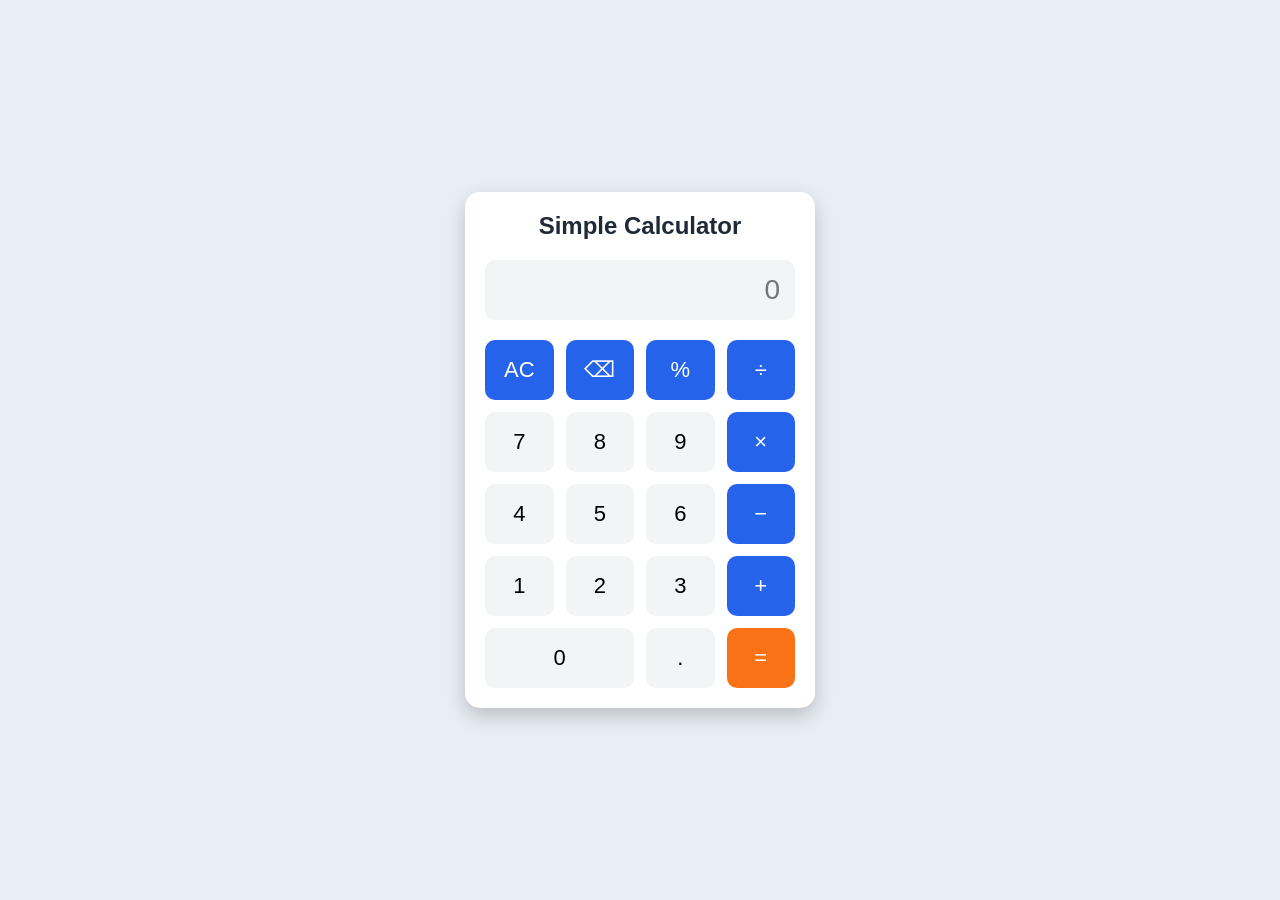
<file: calculator/index.html>
<!DOCTYPE html>
<html lang="en">

<head>
    <meta charset="UTF-8">
    <meta name="viewport" content="width=device-width, initial-scale=1.0">
    <title>Simple Calculator</title>
    <link rel="stylesheet" href="style.css">
</head>

<body>

    <div class="calculator">

        <h2>Simple Calculator</h2>

        <input type="text" id="display" placeholder="0" readonly>

        <div class="buttons">

            <button class="operator" onclick="clearDisplay()">AC</button>
            <button class="operator" onclick="deleteLast()">⌫</button>
            <button class="operator" onclick="appendValue('%')">%</button>
            <button class="operator" onclick="appendValue('/')">÷</button>

            <button onclick="appendValue('7')">7</button>
            <button onclick="appendValue('8')">8</button>
            <button onclick="appendValue('9')">9</button>
            <button class="operator" onclick="appendValue('*')">×</button>

            <button onclick="appendValue('4')">4</button>
            <button onclick="appendValue('5')">5</button>
            <button onclick="appendValue('6')">6</button>
            <button class="operator" onclick="appendValue('-')">−</button>

            <button onclick="appendValue('1')">1</button>
            <button onclick="appendValue('2')">2</button>
            <button onclick="appendValue('3')">3</button>
            <button class="operator" onclick="appendValue('+')">+</button>

            <button class="zero" onclick="appendValue('0')">0</button>
            <button onclick="appendValue('.')">.</button>
            <button class="equal" onclick="calculate()">=</button>

        </div>

    </div>

    <script src="script.js"></script>

</body>

</html>
</file>
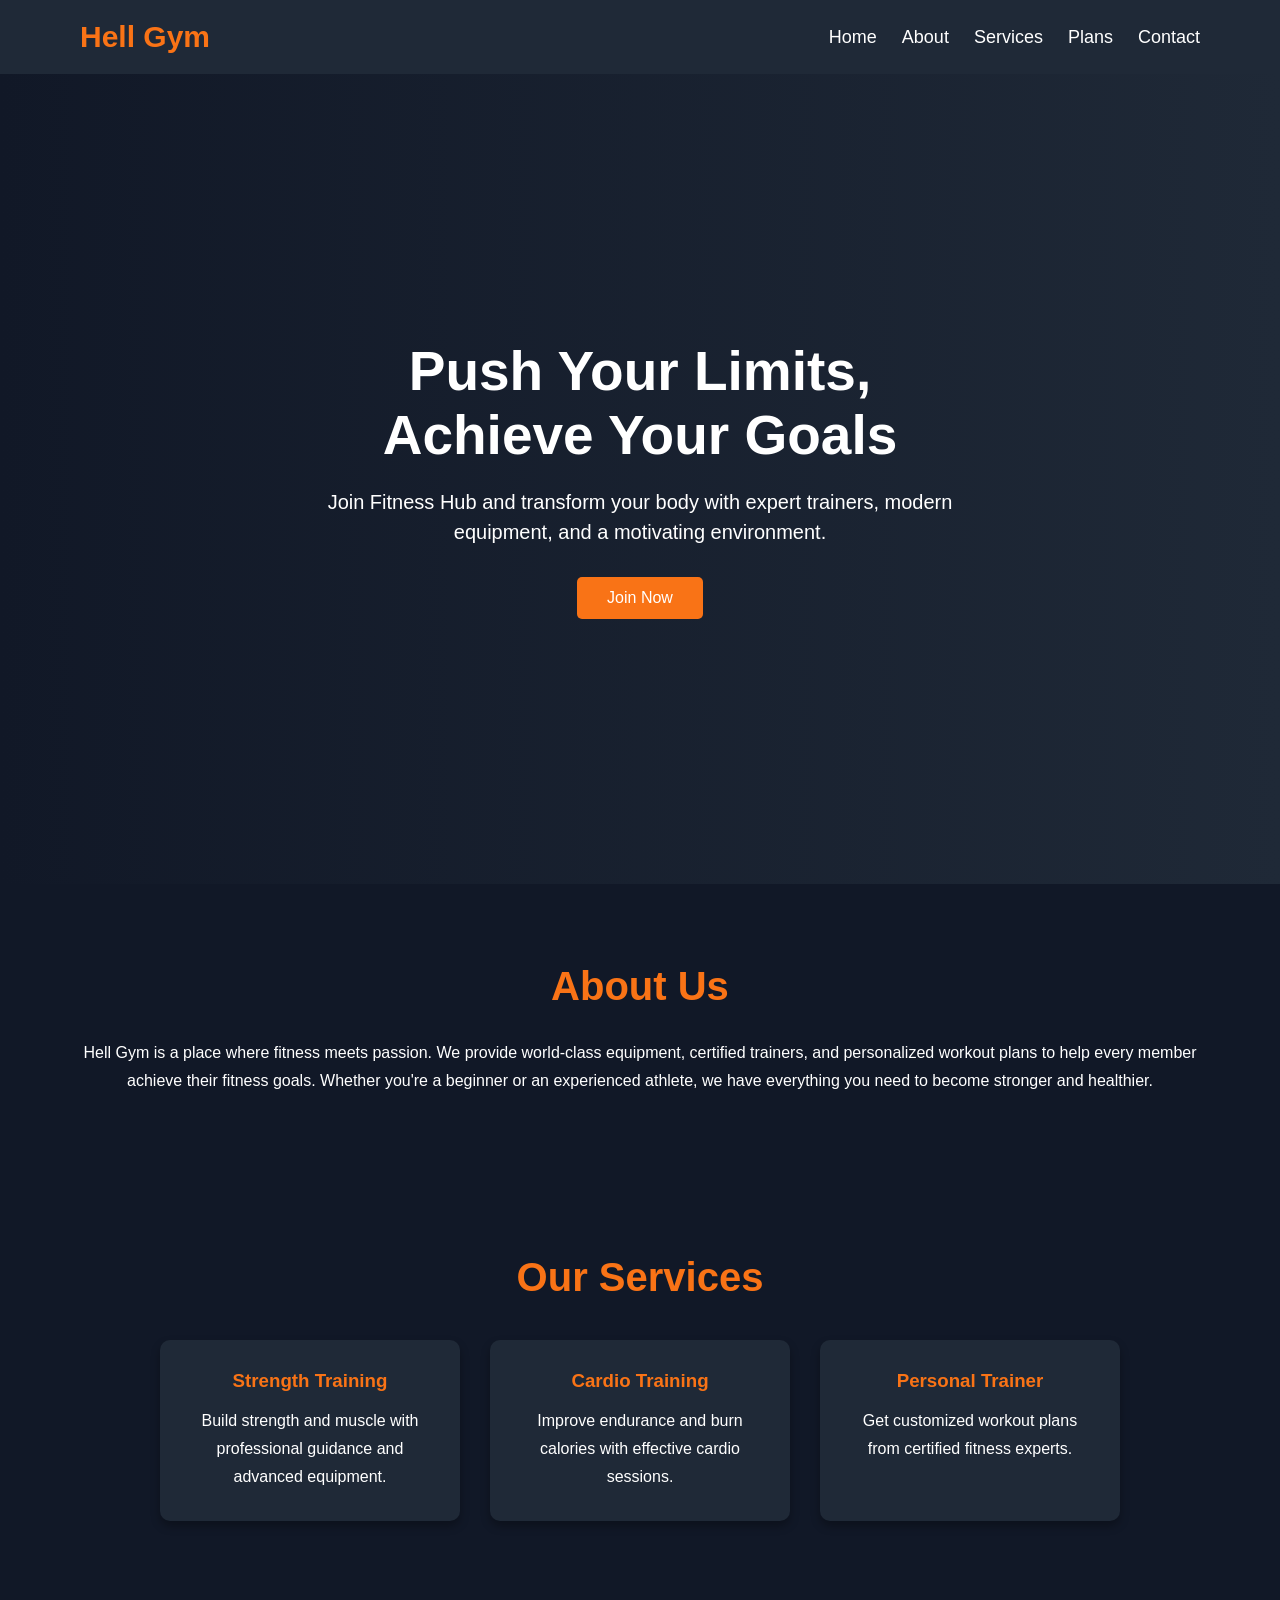
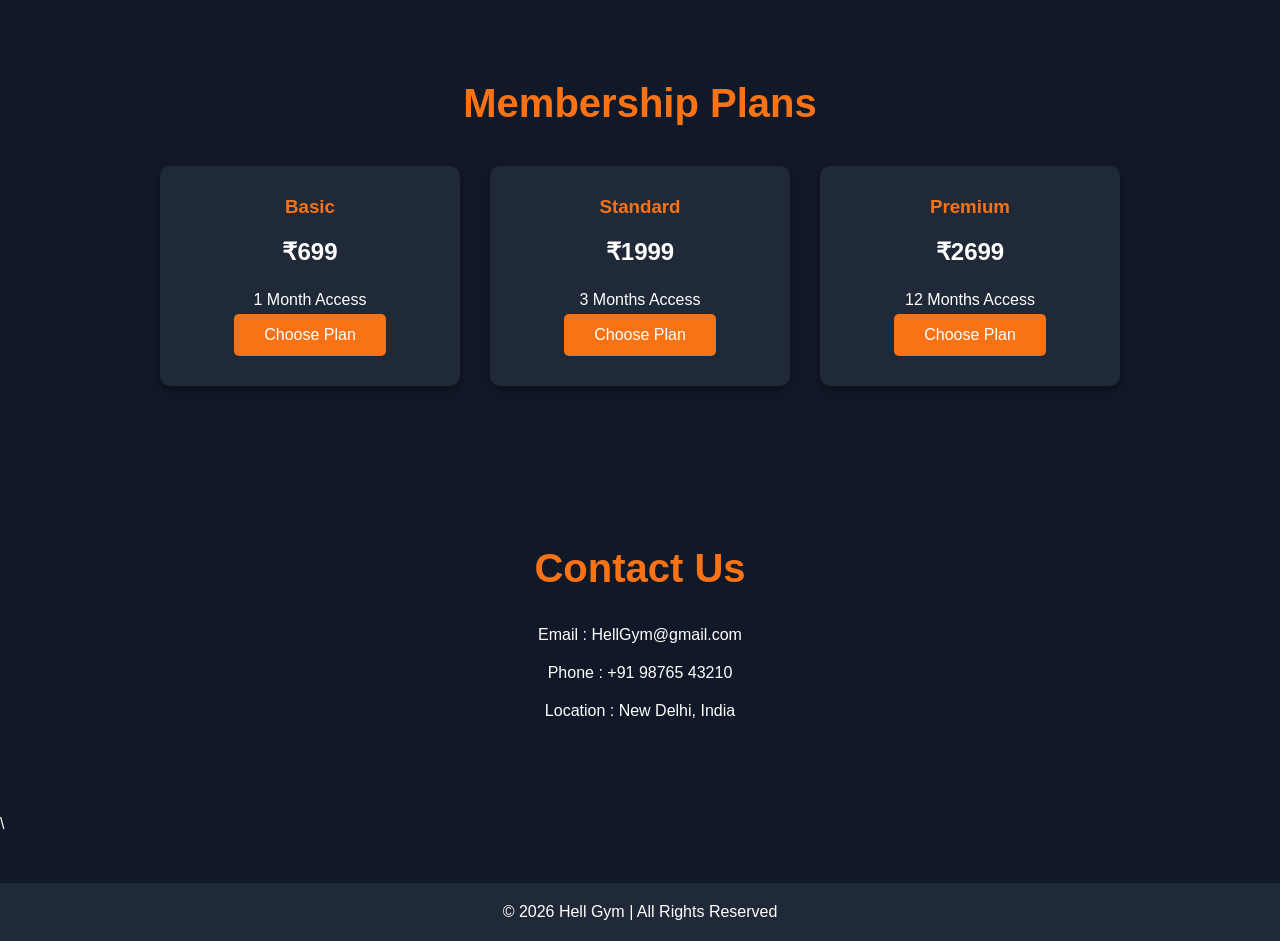
<file: landing-page/index.html>
<!DOCTYPE html>
<html lang="en">

<head>
    <meta charset="UTF-8">
    <meta name="viewport" content="width=device-width, initial-scale=1.0">
    <title>Landing page</title>
    <link rel="stylesheet" href="style.css">
</head>

<body>
    <header>
        <nav>
            <h2 class="logo">Hell Gym</h2>
            <ul>
                <li><a href="#home">Home</a></li>
                <li><a href="#about">About</a></li>
                <li><a href="#services">Services</a></li>
                <li><a href="#plans">Plans</a></li>
                <li><a href="#contact">Contact</a></li>
            </ul>
        </nav>
    </header>
    <section class="hero" id="home">
        <div class="hero-text">
            <h1>Push Your Limits,<br>Achieve Your Goals</h1>
            <p>
                Join Fitness Hub and transform your body with expert trainers,
                modern equipment, and a motivating environment.
            </p>
            <a href="#plans" class="btn">Join Now</a>
        </div>
    </section>
    <section id="about">
        <h2>About Us</h2>
        <p>
           Hell Gym is a place where fitness meets passion. We provide
            world-class equipment, certified trainers, and personalized workout
            plans to help every member achieve their fitness goals. Whether
            you're a beginner or an experienced athlete, we have everything
            you need to become stronger and healthier.
        </p>
    </section>
    <section id="services">
        <h2>Our Services</h2>
        <div class="service-container">
            <div class="card">
                <h3>Strength Training</h3>
                <p>
                    Build strength and muscle with professional guidance and
                    advanced equipment.
                </p>
            </div>
            <div class="card">
                <h3>Cardio Training</h3>
                <p>
                    Improve endurance and burn calories with effective cardio
                    sessions.
                </p>
            </div>
            <div class="card">
                <h3>Personal Trainer</h3>
                <p>
                    Get customized workout plans from certified fitness experts.
                </p>
            </div>
        </div>
    </section>
    <section id="plans">
        <h2>Membership Plans</h2>
        <div class="plan-container">
            <div class="card">
                <h3>Basic</h3>
                <h1>₹699</h1>
                <p>1 Month Access</p>
                <a href="#" class="btn">Choose Plan</a>
            </div>
            <div class="card">
                <h3>Standard</h3>
                <h1>₹1999</h1>
                <p>3 Months Access</p>
                <a href="#" class="btn">Choose Plan</a>
            </div>
            <div class="card">
                <h3>Premium</h3>
                <h1>₹2699</h1>
                <p>12 Months Access</p>
                <a href="#" class="btn">Choose Plan</a>
            </div>
        </div>
    </section>
    <section id="contact">
        <h2>Contact Us</h2>
        <p>Email : HellGym@gmail.com</p>
        <p>Phone : +91 98765 43210</p>
        <p>Location : New Delhi, India</p>
    </section>\
    <footer>
        <p>© 2026 Hell Gym | All Rights Reserved</p>
    </footer>
</body>

</html>
</file>
<file: calculator/style.css>
*{
    margin: 0;
    padding: 0;
    box-sizing: border-box;
    font-family: Arial, Helvetica, sans-serif;
}

body{
    background: #e8eef5;
    display: flex;
    justify-content: center;
    align-items: center;
    height: 100vh;
}

.calculator{
    width: 350px;
    background: white;
    padding: 20px;
    border-radius: 15px;
    box-shadow: 0px 8px 20px rgba(0,0,0,0.2);
}

.calculator h2{
    text-align: center;
    color: #1f2937;
    margin-bottom: 20px;
}

#display{
    width: 100%;
    height: 60px;
    border: none;
    outline: none;
    background: #f3f4f6;
    border-radius: 10px;
    margin-bottom: 20px;
    text-align: right;
    padding: 15px;
    font-size: 28px;
    color: #111827;
}

.buttons{
    display: grid;
    grid-template-columns: repeat(4,1fr);
    gap: 12px;
}

button{
    height: 60px;
    border: none;
    border-radius: 10px;
    background: #f3f4f6;
    font-size: 22px;
    cursor: pointer;
    transition: 0.3s;
}

button:hover{
    background: #dbe4f0;
}

.operator{
    background: #2563eb;
    color: white;
}

.operator:hover{
    background: #1d4ed8;
}

.equal{
    background: #f97316;
    color: white;
}

.equal:hover{
    background: #ea580c;
}

.zero{
    grid-column: span 2;
}

button:active{
    transform: scale(0.95);
}
</file>
<file: landing-page/style.css>
*{
    margin:0;
    padding:0;
    box-sizing:border-box;
    font-family:Arial, Helvetica, sans-serif;
    scroll-behavior:smooth;
}

body{
    background:#111827;
    color:white;
}

header{
    background:#1f2937;
    padding:20px 80px;
}

nav{
    display:flex;
    justify-content:space-between;
    align-items:center;
}

.logo{
    color:#f97316;
    font-size:30px;
}

nav ul{
    list-style:none;
    display:flex;
}

nav ul li{
    margin-left:25px;
}

nav ul li a{
    color:white;
    text-decoration:none;
    font-size:18px;
    transition:0.3s;
}

nav ul li a:hover{
    color:#f97316;
}

.hero{
    height:90vh;
    display:flex;
    justify-content:center;
    align-items:center;
    text-align:center;
    background:linear-gradient(to right,#111827,#1f2937);
}

.hero-text{
    width:60%;
}

.hero h1{
    font-size:55px;
    margin-bottom:20px;
}

.hero p{
    font-size:20px;
    line-height:30px;
    margin-bottom:30px;
}

.btn{
    display:inline-block;
    background:#f97316;
    color:white;
    padding:12px 30px;
    text-decoration:none;
    border-radius:5px;
    transition:0.3s;
}

.btn:hover{
    background:white;
    color:#f97316;
}

section{
    padding:80px;
}

section h2{
    text-align:center;
    font-size:40px;
    color:#f97316;
    margin-bottom:30px;
}

section p{
    text-align:center;
    line-height:28px;
}

.service-container{
    display:flex;
    justify-content:center;
    gap:30px;
    margin-top:40px;
}

.card{
    background:#1f2937;
    padding:30px;
    width:300px;
    border-radius:10px;
    text-align:center;
    box-shadow:0 5px 10px rgba(0,0,0,0.3);
    transition:0.3s;
}

.card:hover{
    transform:translateY(-10px);
}

.card h3{
    color:#f97316;
    margin-bottom:15px;
}

.card h1{
    margin:20px 0;
    color:white;
}

.plan-container{
    display:flex;
    justify-content:center;
    gap:30px;
    margin-top:40px;
}

#contact p{
    margin:10px;
}

footer{
    background:#1f2937;
    text-align:center;
    padding:20px;
    margin-top:50px;
}
</file>
